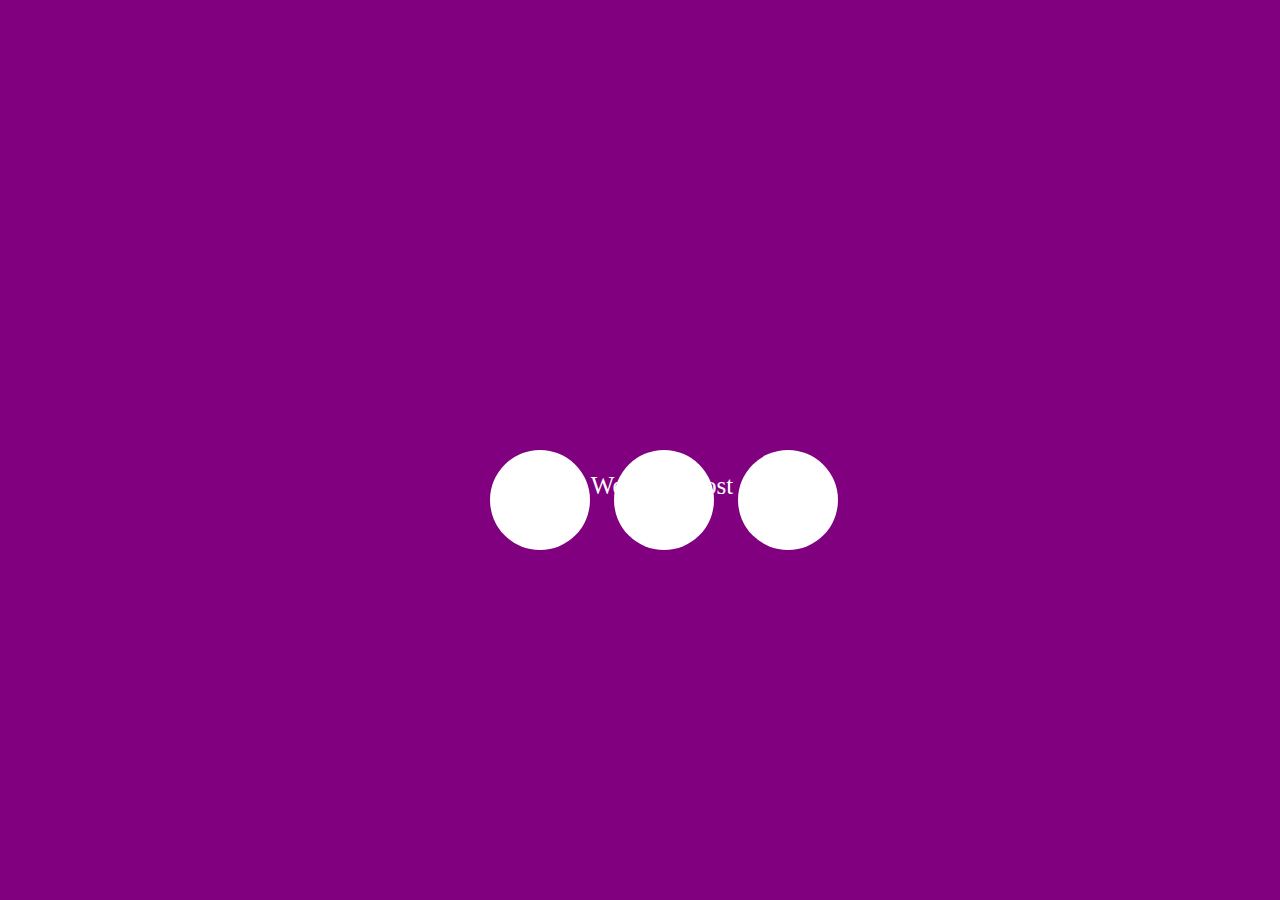
<file: Tarea1/index.html>
<!DOCTYPE html>
<html lang="en">
<head>
    <meta charset="UTF-8">
    <meta http-equiv="X-UA-Compatible" content="IE=edge">
    <meta name="viewport" content="width=device-width, initial-scale=1.0">
    <link rel="stylesheet" href="./css/style.css">
    <title>Tarea1</title>
</head>
<body>
    <div class="area-carga">
        <div class="bolita">
            <div class="bolita--bolita1"></div>
            <div class="bolita--bolita2"></div>
            <div class="bolita--bolita3"></div>
        </div>
        <div class="caja-texto">
            <p>We are almost there...</p>
        </div>
    </div>
</body>
</html>
</file>
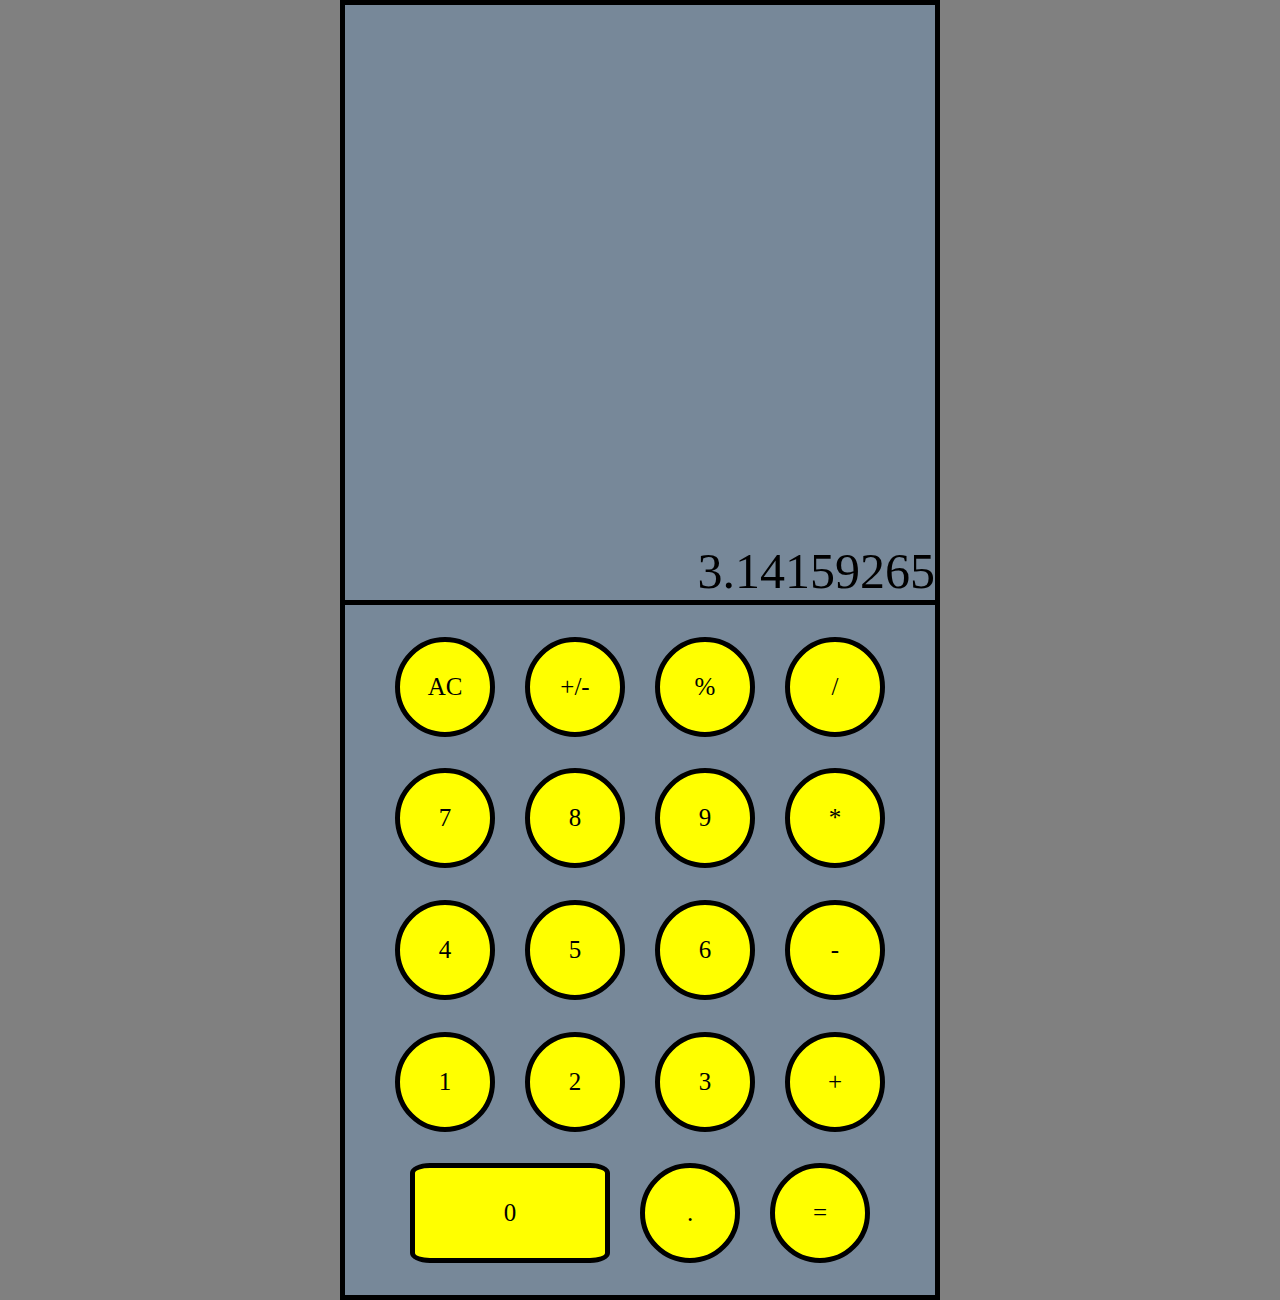
<file: Tarea4/index.html>
<!DOCTYPE html>
<html lang="en">
<head>
    <meta charset="UTF-8">
    <meta http-equiv="X-UA-Compatible" content="IE=edge">
    <meta name="viewport" content="width=device-width, initial-scale=1.0">
    <title>Tarea4</title>
    <link rel="stylesheet" href="./css/style.css">
</head>
<body>
    <div class="contenedor">
        <div class="resultado">3.14159265</div>
        <div class="fila fila--1">
        <div class="boton boton--1">AC</div>
        <div class="boton boton--2">+/-</div>
        <div class="boton boton--3">%</div>            
        <div class="boton boton--4">/</div>
        </div>
        <div class="fila fila--2">
            <div class="boton boton--5">7</div>
            <div class="boton boton--6">8</div>
            <div class="boton boton--7">9</div>
            <div class="boton boton--8">*</div>            
        </div>
        <div class="fila fila--3">
            <div class="boton boton--9">4</div>
            <div class="boton boton--10">5</div>
            <div class="boton boton--11">6</div>
            <div class="boton boton--12">-</div>
        </div>
        <div class="fila fila--4">
            <div class="boton boton--13">1</div>
            <div class="boton boton--14">2</div>
            <div class="boton boton--15">3</div>
            <div class="boton boton--16">+</div>
        </div>
        <div class="fila fila--5">
            <div class="boton boton--17">0</div>
            <div class="boton boton--18">.</div>
            <div class="boton boton--19">=</div>
        </div>
    </div>
</body>
</html>
</file>
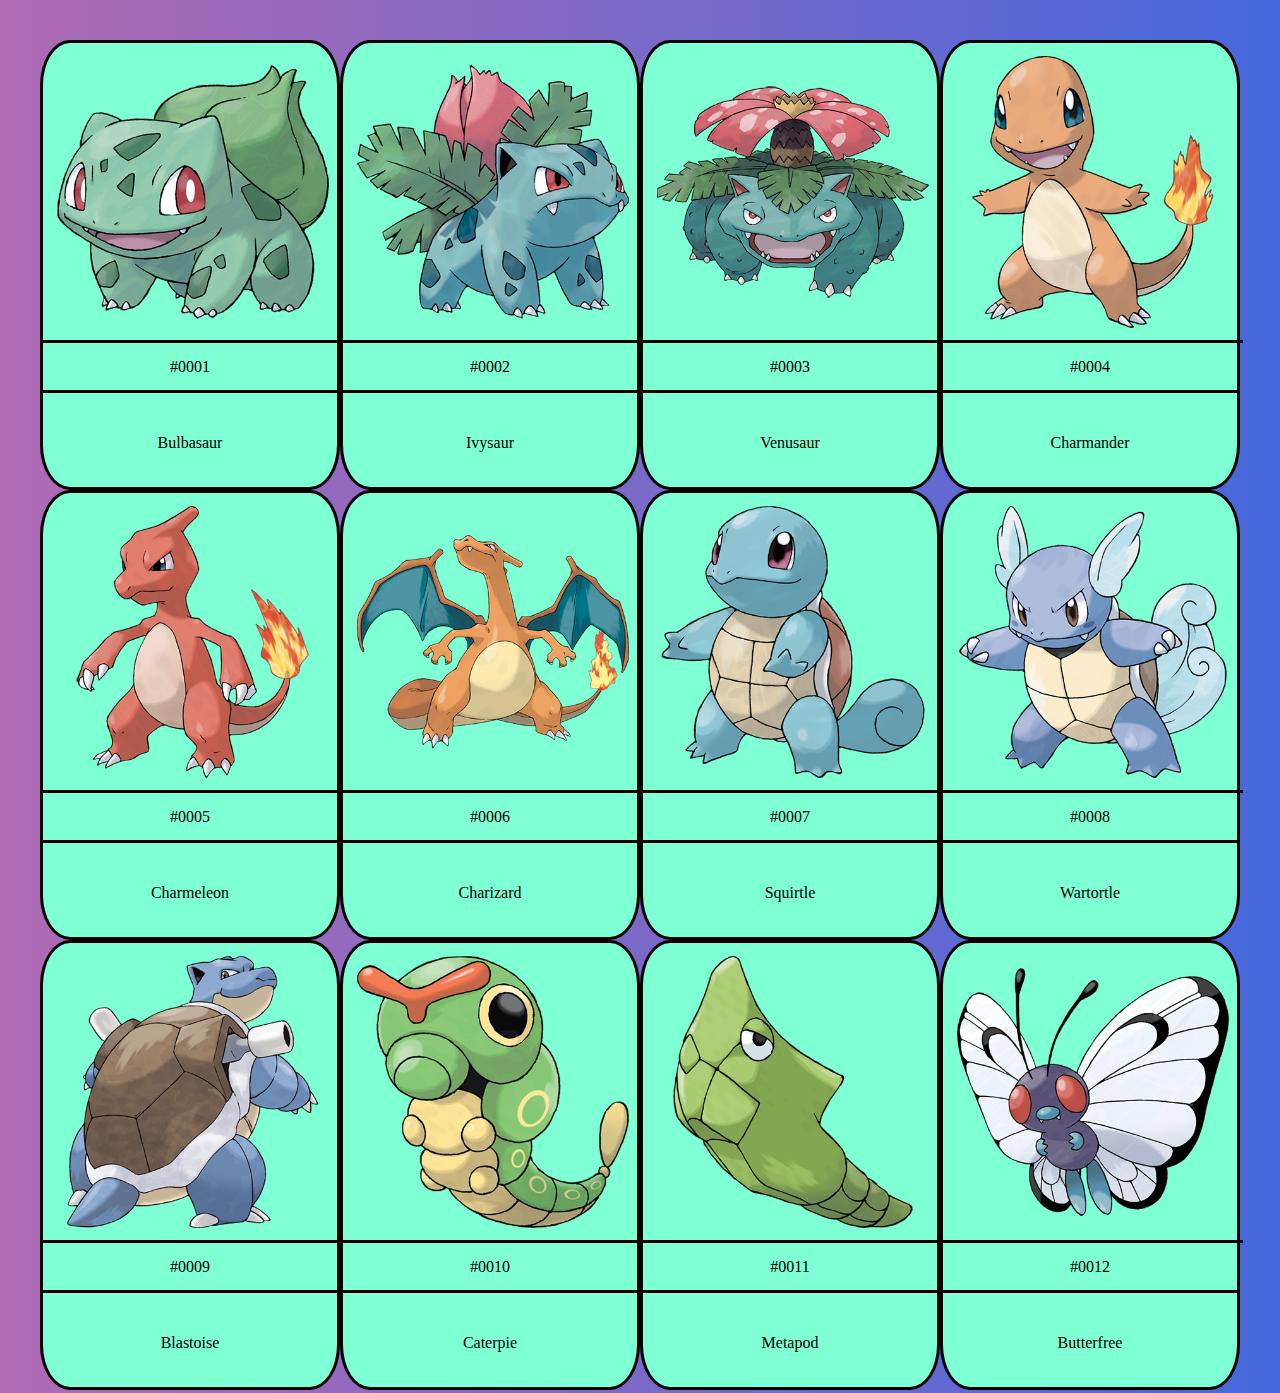
<file: Tarea6/index.html>
<!DOCTYPE html>
<html lang="en">
<head>
    <meta charset="UTF-8">
    <meta http-equiv="X-UA-Compatible" content="IE=edge">
    <meta name="viewport" content="width=device-width, initial-scale=1.0">
    <title>Tarea6</title>
    <link rel="stylesheet" href="./css/style.css">
</head>
<body>
    <div class="contenedor">
        <div class="card card--1">
            <div class="img img--1">
                <img src="./img/001.png" alt="">
            </div>
            <div class="num num--1">#0001</div>
            <div class="txt txt--1">Bulbasaur</div>
        </div>
        <div class="card card--2">
            <div class="img img--2">
                <img src="./img/002.png" alt="">
            </div>
            <div class="num num--2">#0002</div>
            <div class="txt txt--2">Ivysaur</div>
        </div>
        <div class="card card--3">
            <div class="img img--3">
                <img src="./img/003.png" alt="">
            </div>
            <div class="num num--3">#0003</div>
            <div class="txt txt--3">Venusaur</div>
        </div>
        <div class="card card--4">
            <div class="img img--4">
                <img src="./img/004.png" alt="">
            </div>
            <div class="num num--4">#0004</div>
            <div class="txt txt--4">Charmander</div>
        </div>
        <div class="card card--5">
            <div class="img img--5">
                <img src="./img/005.png" alt="">
            </div>
            <div class="num num--5">#0005</div>
            <div class="txt txt--5">Charmeleon</div>
        </div>
        <div class="card card--6">
            <div class="img img--6">
                <img src="./img/006.png" alt="">
            </div>
            <div class="num num--6">#0006</div>
            <div class="txt txt--6">Charizard</div>
        </div>
        <div class="card card--7">
            <div class="img img--7">
                <img src="./img/007.png" alt="">
            </div>
            <div class="num num--7">#0007</div>
            <div class="txt txt--7">Squirtle</div>
        </div>
        <div class="card card--8">
            <div class="img img--8">
                <img src="./img/008.png" alt="">
            </div>
            <div class="num num--8">#0008</div>
            <div class="txt txt--8">Wartortle</div>
        </div>
        <div class="card card--9">
            <div class="img img--9">
                <img src="./img/009.png" alt="">
            </div>
            <div class="num num--9">#0009</div>
            <div class="txt txt--9">Blastoise</div>
        </div>
        <div class="card card--10">
            <div class="img img--10">
                <img src="./img/010.png" alt="">
            </div>
            <div class="num num--10">#0010</div>
            <div class="txt txt--10">Caterpie</div>
        </div>
        <div class="card card--11">
            <div class="img img--11">
                <img src="./img/011.png" alt="">
            </div>
            <div class="num num--11">#0011</div>
            <div class="txt txt--11">Metapod</div>
        </div>
        <div class="card card--12">
            <div class="img img--12">
                <img src="./img/012.png" alt="">
            </div>
            <div class="num num--12">#0012</div>
            <div class="txt txt--12">Butterfree</div>
        </div>
    </div>
</body>
</html>
</file>
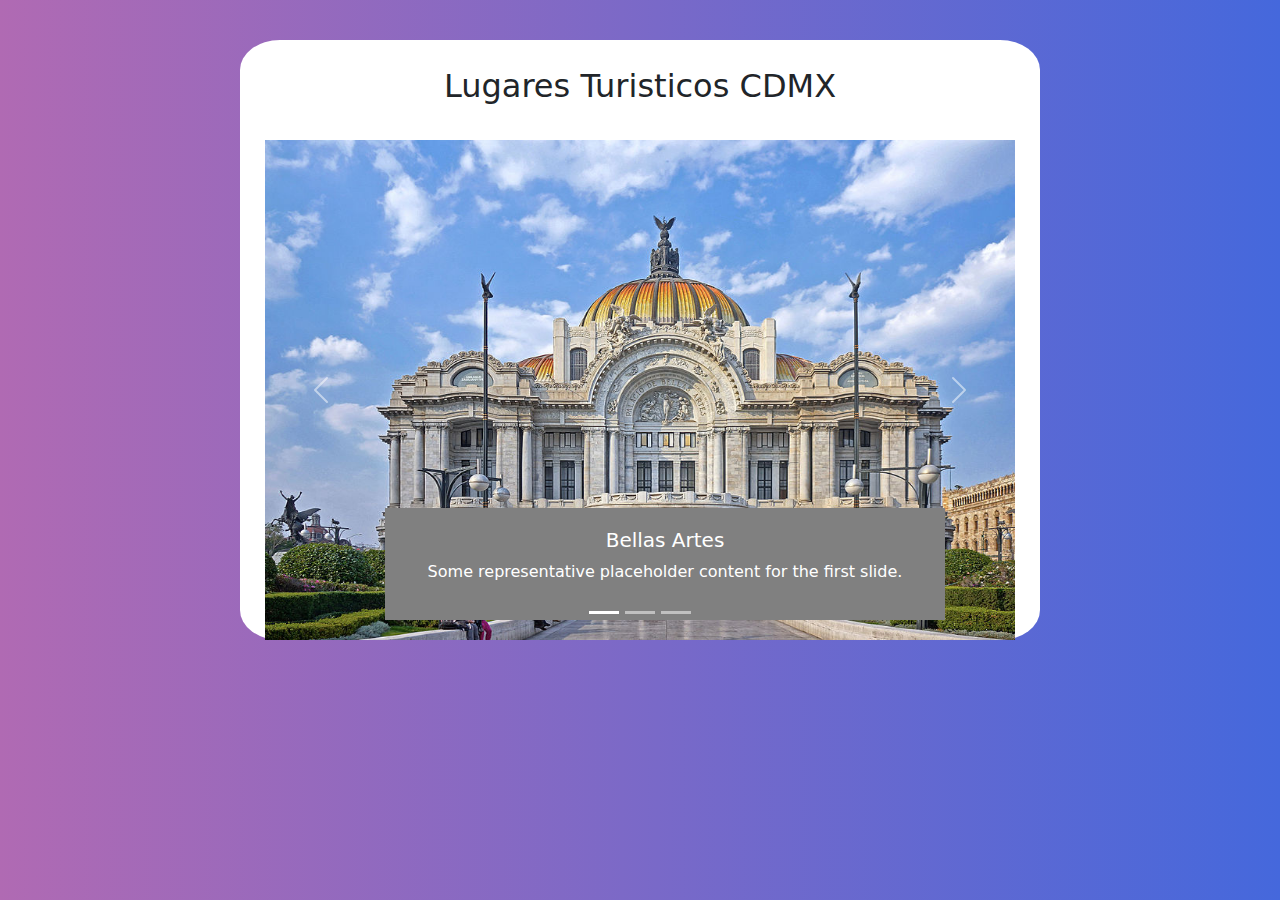
<file: Tarea7/index.html>
<!DOCTYPE html>
<html lang="en">
<head>
    <meta charset="UTF-8">
    <meta http-equiv="X-UA-Compatible" content="IE=edge">
    <meta name="viewport" content="width=device-width, initial-scale=1.0">
    <title>Tarea7</title>
    <link rel="stylesheet" href="./css/bootstrap.min.css">
    <link rel="stylesheet" href="./css/styles.css">
</head>
<body>
    <div class="contenedor">
        <div class="encabezado">
            <h2>Lugares Turisticos CDMX</h2>
        </div>
        <div class="carrusel">
            <div id="carouselExampleCaptions" class="carousel slide">
                <div class="carousel-indicators">
                  <button type="button" data-bs-target="#carouselExampleCaptions" data-bs-slide-to="0" class="active" aria-current="true" aria-label="Slide 1"></button>
                  <button type="button" data-bs-target="#carouselExampleCaptions" data-bs-slide-to="1" aria-label="Slide 2"></button>
                  <button type="button" data-bs-target="#carouselExampleCaptions" data-bs-slide-to="2" aria-label="Slide 3"></button>
                </div>
                <div class="carousel-inner">
                  <div class="carousel-item active">
                    <img src="./img/img1.jpg" class="d-block w-100" alt="...">
                    <div class="carousel-caption d-none d-md-block">
                      <h5>Bellas Artes</h5>
                      <p>Some representative placeholder content for the first slide.</p>
                    </div>
                  </div>
                  <div class="carousel-item">
                    <img src="./img/img2.jpg" class="d-block w-100" alt="...">
                    <div class="carousel-caption d-none d-md-block">
                      <h5>Castillo de Chapultepec</h5>
                      <p>Some representative placeholder content for the second slide.</p>
                    </div>
                  </div>
                  <div class="carousel-item">
                    <img src="./img/img3.jpg" class="d-block w-100" alt="...">
                    <div class="carousel-caption d-none d-md-block">
                      <h5>Biblioteca Central</h5>
                      <p>Some representative placeholder content for the third slide.</p>
                    </div>
                  </div>
                </div>
                <button class="carousel-control-prev" type="button" data-bs-target="#carouselExampleCaptions" data-bs-slide="prev">
                  <span class="carousel-control-prev-icon" aria-hidden="true"></span>
                  <span class="visually-hidden">Previous</span>
                </button>
                <button class="carousel-control-next" type="button" data-bs-target="#carouselExampleCaptions" data-bs-slide="next">
                  <span class="carousel-control-next-icon" aria-hidden="true"></span>
                  <span class="visually-hidden">Next</span>
                </button>
              </div>
        </div>
    </div>
<script src="js/bootstrap.min.js"></script>
</body>
</html>
</file>
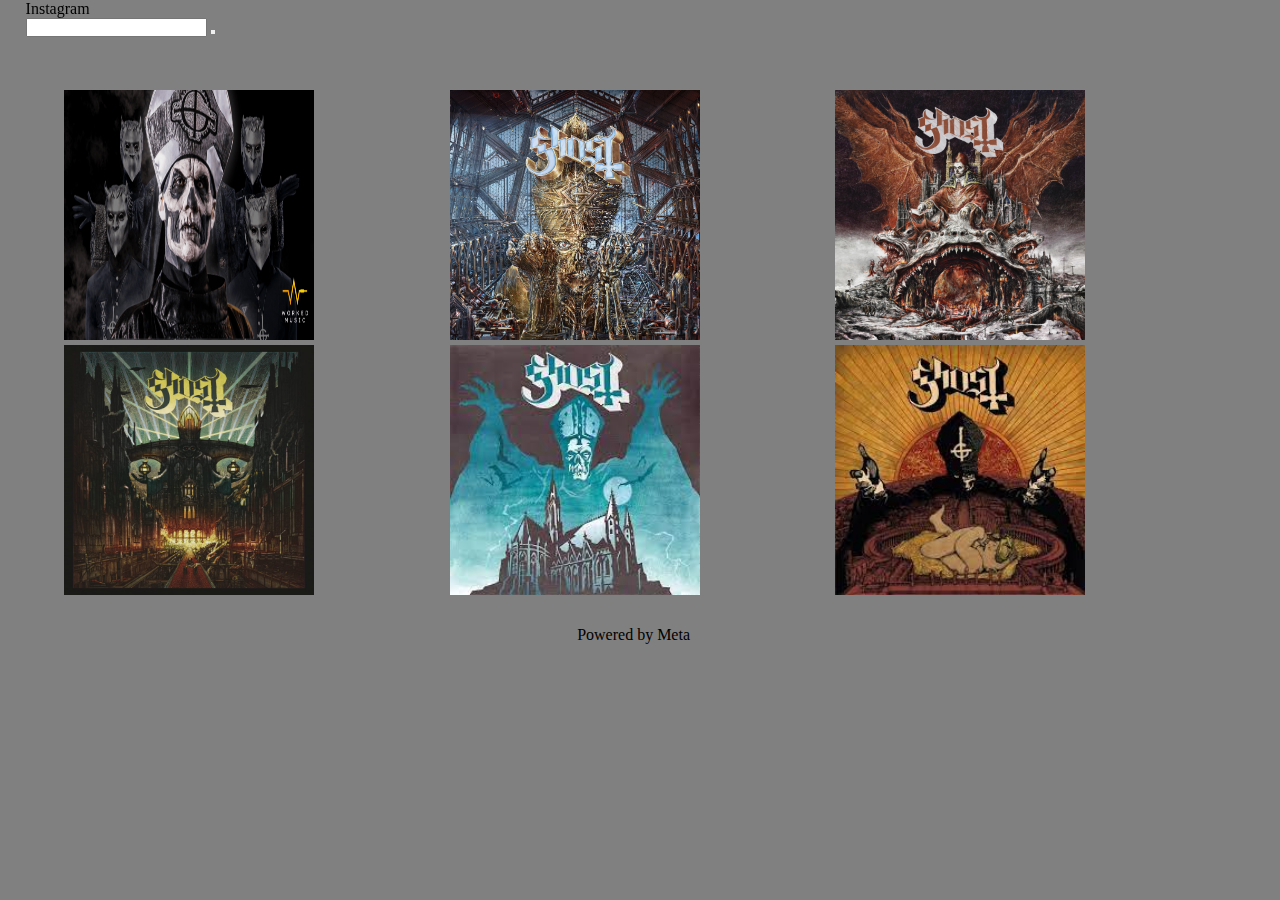
<file: proyecto/perfil01.html>
<!DOCTYPE html>
<html lang="en">
<head>
    <meta charset="UTF-8">
    <meta http-equiv="X-UA-Compatible" content="IE=edge">
    <meta name="viewport" content="width=device-width, initial-scale=1.0">
    <title>Ghost</title>
    <link href="https://cdn.jsdelivr.net/npm/bootstrap@5.3.0-alpha1/dist/css/bootstrap.min.css" rel="stylesheet" integrity="sha384-GLhlTQ8iRABdZLl6O3oVMWSktQOp6b7In1Zl3/Jr59b6EGGoI1aFkw7cmDA6j6gD" crossorigin="anonymous">
    <link rel="stylesheet" href="https://cdnjs.cloudflare.com/ajax/libs/font-awesome/6.2.1/css/all.min.css" integrity="sha512-MV7K8+y+gLIBoVD59lQIYicR65iaqukzvf/nwasF0nqhPay5w/9lJmVM2hMDcnK1OnMGCdVK+iQrJ7lzPJQd1w==" crossorigin="anonymous" referrerpolicy="no-referrer" />
    <link rel="stylesheet" href="./css/style.css">
</head>
<body>
    <header>
        <nav class="navbar bg-body-tertiary">
            <div class="container-fluid">
              <a class="navbar-brand"> <i class="fa-brands fa-instagram"></i> Instagram </a>
              <form class="d-flex" role="search">
                <input class="form-control me-2" type="search" placeholder=" " aria-label="Search">
                <button class="btn btn-outline-success" type="submit"><i class="fa-solid fa-magnifying-glass"></i></button>
              </form>
            </div>
          </nav>
    </header>

    <main>
        <div class="blanco"></div>
        <div class="contenedor2">
            <div class="pub2">
                <div class="card card--1"><img src="./img/Ghost/Ghost01.png" alt=""></div>
            </div>
            <div class="pub2">
                <div class="card card--2"><img src="./img/Ghost/disco01.jpg" alt=""></div>
            </div>
            <div class="pub2">
                <div class="card card--3"><img src="./img/Ghost/disco02.jpg" alt=""></div>
            </div>
            <div class="pub2">
                <div class="card card--4"><img src="./img/Ghost/disco03.jpg" alt=""></div>
            </div>
            <div class="pub2">
                <div class="card card--5"><img src="./img/Ghost/disco04.jpeg" alt=""></div>
            </div>
            <div class="pub2">
                <div class="card card--6"><img src="./img/Ghost/disco05.jpeg" alt=""></div>
            </div>
        </div>
    </main>

    <footer>
        <p>Powered by Meta</p>
    </footer>
</body>
</html>
</file>
<file: Tarea1/css/style.css>
*{
    margin: 0;
    padding: 0;
    box-sizing: border-box;
}

body{
    background-color: purple;
    width: 100vw;
    height: 100vh;
}

.area-carga{
    height: 100%;
    width: 100%;
    position: relative;
    /*border: 5px solid yellow;*/
}

.bolita{
    position: absolute;
    top: 50%;
    left: 37.5%
}

.bolita > div{
    margin-left: 10px;
    margin-right: 10px;
    height: 100px;
    width: 100px;
    display: inline-block;
    border-radius: 50%;
    background-color: white;
}

.caja-texto{
    height: 100px;
    width: 300px;
    position: relative;
    color: white;
    top: 450px;
    left: 40%;
    /*border: 5px solid white;*/
    text-align: center;
    font-size: 25px;
}

p{
    position: absolute;
    left: 50%;
    top: 50%;
    transform: translate(-50%, -50%);
}

.bolita--1{
    -moz-animation: rebota1 1s alternate infinite ease-in;
    animation: rebota1 1s alternate infinite ease-in;
}

@keyframes rebota1{
	25%{
        transform: translateY(100px);
	}
    50%{
        transform: translateY(200px);
    }
}

.bolita--2{
    -moz-animation: rebota2 1s alternate infinite ease-in;
    animation: rebota2 1s alternate infinite ease-in;
}


@keyframes rebota2{
	50%{
        transform: translateY(100px);
	}
    75%{
        transform: translateY(200px);
    }
}

.bolita--3{
    -moz-animation: rebota3 1s alternate infinite ease-in;
    animation: rebota3 1s alternate infinite ease-in;
}


@keyframes rebota3{
	75%{
        transform: translateY(100px);
	}
    100%{
        transform: translateY(200px);
    }
}
</file>
<file: Tarea4/css/style.css>
*{
    margin: 0;
    padding: 0;
    box-sizing: border-box;
}
body{
    background-color: gray;
}
.contenedor{
    margin: auto;
    height: 1300px;
    width: 600px;
    /*background-color: aquamarine;*/
    border: 5px solid black;
    background-color: lightslategray;
    position: relative;
    display: flex;
    flex-flow: row wrap;
}

.resultado{
    width: 600px;
    height: 600px;
    display: flex;
    border-bottom: 5px solid black;
    text-align: right;
    justify-content: right;
    align-items: end;
    font-size: 50px;
}

.fila{
    width: 600px;
    height: 100px;
    display: flex;
    flex-flow: row wrap;
    justify-content: center;
    gap: 30px;
}

.boton{
    height: 100px;
    width: 100px;
    border: 5px solid black;
    background-color: yellow;
    display: flex;
    text-align: center;
    justify-content: center;
    align-items: center;
    font-size: 25px;
    border-radius: 50%;
}

.boton--17{
    border-radius: 10%;
    width: 200px;
}
</file>
<file: Tarea6/css/style.css>
*{
    margin: 0;
    padding: 0;
    box-sizing: border-box;
}

body{
    background: #4568DC;  /* fallback for old browsers */
    background: -webkit-linear-gradient(to right, #B06AB3, #4568DC);  /* Chrome 10-25, Safari 5.1-6 */
    background: linear-gradient(to right, #B06AB3, #4568DC); /* W3C, IE 10+/ Edge, Firefox 16+, Chrome 26+, Opera 12+, Safari 7+ */
}

.contenedor{
    width: 1200px;
    height: 900px;
    margin: 40px auto;
    /*border: 3px solid #000;*/
    display: grid;
    grid-template-columns: repeat(4, 1fr);
    grid-template-rows: repeat(3, 1fr);
}

.card{
    border: 3px solid #000;
    border-radius: 10%;
    width: 300px;
    height: 450px;
    display: flex;
    flex-flow: row wrap;
    background-color: aquamarine;
}

.img{
    width: 300px;
    height: 300px;
    border-bottom: 3px solid #000;
    display: flex;
    justify-content: center;
    align-items: center;
}

img{
    width: 300px;
    height: 300px;
}

.num{
    width: 300px;
    height: 50px;
    border-bottom: 3px solid #000;
    display: flex;
    justify-content: center;
    align-items: center;
}

.txt{
    width: 300px;
    height: 100px;
    /*border: 3px solid #000;*/
    display: flex;
    justify-content: center;
    align-items: center;
}
</file>
<file: Tarea7/css/styles.css>
*{
	margin: 0;
	padding: 0;
	box-sizing: border-box;
}

body{
	background: #4568DC;  /* fallback for old browsers */
    background: -webkit-linear-gradient(to right, #B06AB3, #4568DC);  /* Chrome 10-25, Safari 5.1-6 */
    background: linear-gradient(to right, #B06AB3, #4568DC); /* W3C, IE 10+/ Edge, Firefox 16+, Chrome 26+, Opera 12+, Safari 7+ */
}

.contenedor{
	width: 800px;
    height: 600px;
    margin: 40px auto;
	display: flex;
	justify-content: center;
	align-items: center;
	flex-flow: row wrap;
	/*border: solid;*/
	background-color: white;
	border-radius: 5%;
}

.encabezado{
	width: 800px;
	height: 100px;
	display: flex;
	justify-content: center;
	align-items: center;
	/*border: solid;*/
}

.carousel {
	width: 750px;
	height:500px;
	display: flex;
	justify-content: center;
	align-items: center;
	/*border: solid;*/
	background-color: lightskyblue;
}

.carousel-item{
	width: 800px;
	height:500px;
}

.carousel-item img{
	height: 100%;
}

.carousel-caption{
	background-color: gray;
}
</file>
<file: proyecto/css/style.css>
*{
    margin: 0;
    padding: 0;
    box-sizing: border-box;
}

body{
    background-color: gray;
}

header{
    height: 10vh;
    width: 95vw;
    /*border: solid;*/
    position: fixed;
    left: 2%;
    z-index: 100;
}

.contenedor1{
    margin: auto;
    width: 50vw;
    /*border: solid;*/
    position: relative;
    display: grid;
    grid-row: 7;
    justify-content: center;
    row-gap: 10px;
}

.blanco{
    height: 10vh;
}

.pub{
    border: solid 2px black;
    height: 500px;
    width: 40vw;
    border-radius: 2%;
    background-color: black;
}

.user{
    width: 100%;
    height: 20%;
    /*border: solid;*/
    display: flex;
    align-items: center;
}

.user > a{
    color: white;
}

.user > .profpic{
    height: 50px;
    width: 50px;
    /*border: solid;*/
    border-radius: 50%;
}

.user > .profpic > img{
    height: 100%;
    width: 100%;
    border-radius: 50%;
}

a{
    text-decoration: none;
}

.cont{
    width: 100%;
    height: 80%;
    /*border: solid;*/
    display: grid;
    grid-template-areas: 
    "a1 a1 a1 a1 a2 a2"
    "a1 a1 a1 a1 a2 a2"
    "a1 a1 a1 a1 a3 a3"
    "a1 a1 a1 a1 a3 a3";
}

.fot{
    grid-area: a1;
    /*border: solid;*/
}

.fot > img{
    height: 100%;
    width: 100%;
}

.vid{
    grid-area: a2;
    /*border: solid;*/
    display: flex;
}

.vid > iframe{
    height: 100%;
    width: 100%;
}
.car{
    grid-area: a3;
    /*border: solid;*/
}

.car > .carousel{
    height: 100%;
    width: 100%;
}

footer{
    height: 10vh;
    width: 95vw;
    /*border: solid;*/
    position: relative;
    left: 2%;
    display: flex;
    align-items: center;
    justify-content: center;
}
  
.carousel {
    height: 100%;
    width: 100%;
	display: flex;
	justify-content: center;
	align-items: center;
}

.pub:hover{
    animation: animate 2.5s forwards;
}

@keyframes animate {
    0% {
        transform: translate(0) rotate(120deg) scale(1);
    }

    50% {
        transform: translate(0) scale(1.5) rotate(240deg);
    }

    100% {
        transform: translate(0) scale(1) rotate(360deg);
    }
}

.contenedor2{
    position: relative;
    left: 5%;
    width: 90vw;
    height: 500px;
    display: grid;
    /*border: solid;*/
    grid-template-columns: repeat(3, 1fr);
    grid-template-rows: repeat(2, 1fr);
    gap: 5px;
}

.card{
    height: 250px;
    width: 250px;
    display: flex;
}

.card > img{
    height: 100%;
    width: 100%;
}

.card:hover{
    animation: animate 2.5s forwards;
}
</file>
